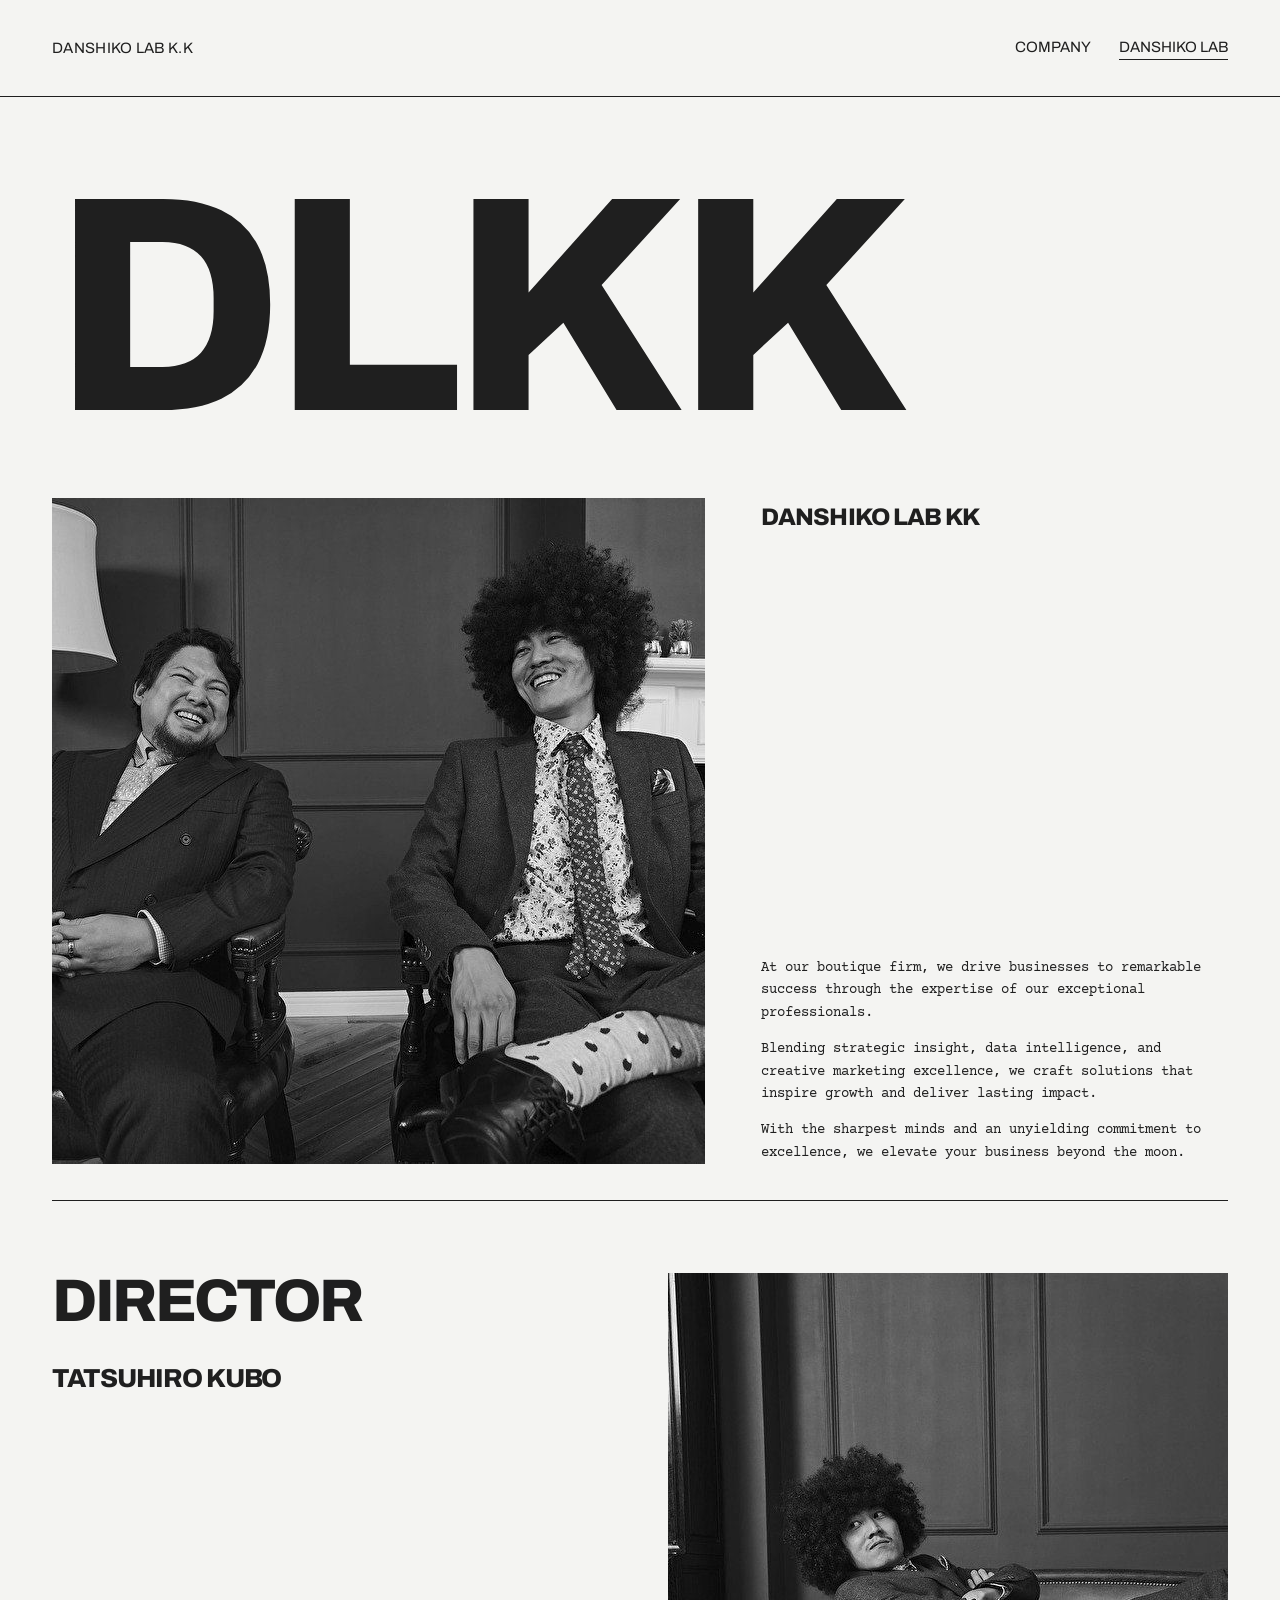
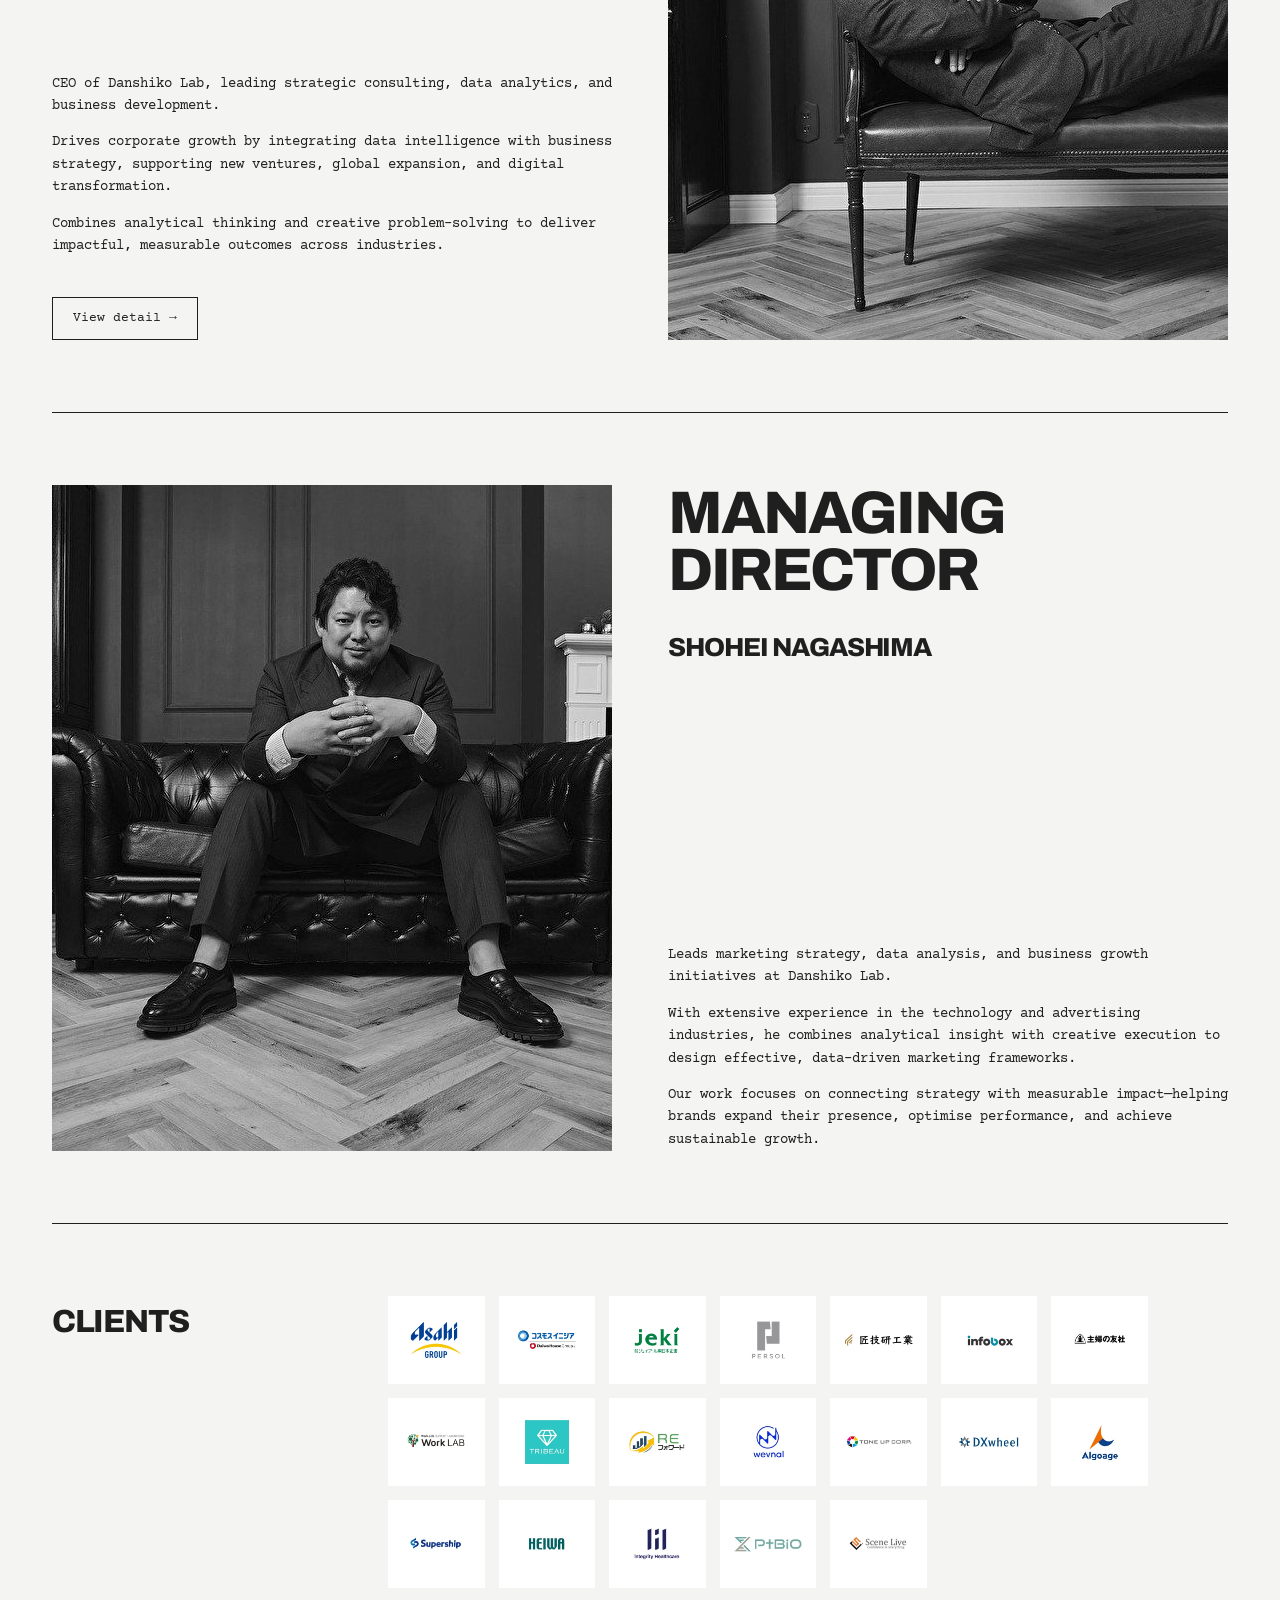
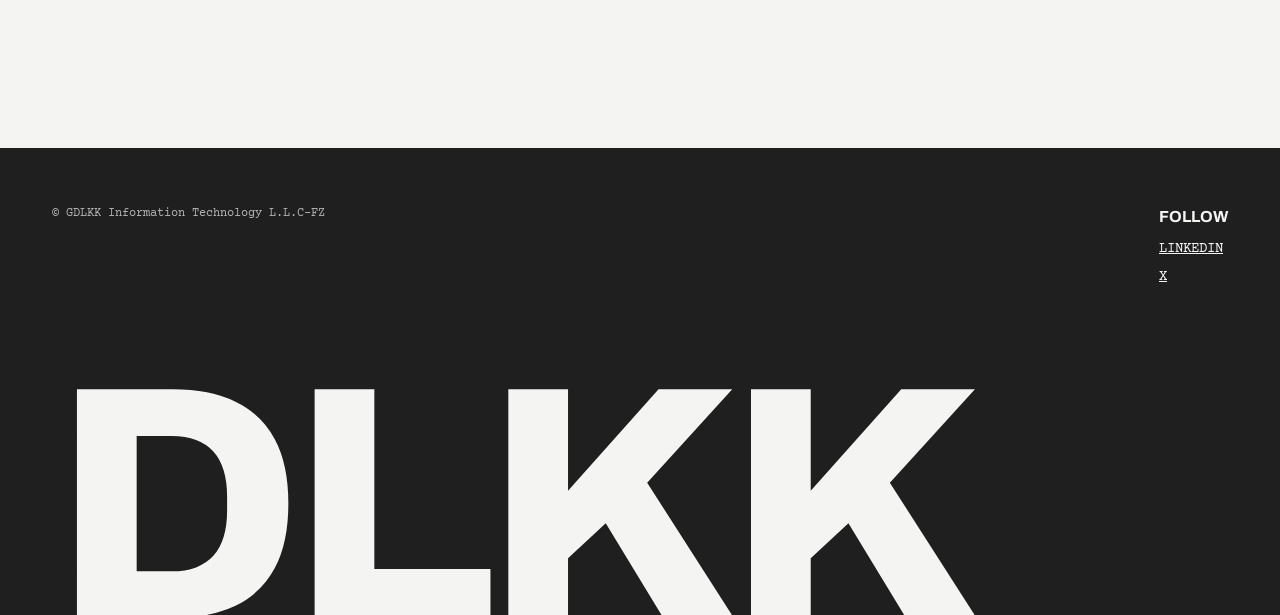
<file: index.html>
<!doctype html>
<html lang="en">
<head>
<meta charset="utf-8">
<meta name="viewport" content="width=device-width,initial-scale=1">
<title>Danshiko Lab K.K</title>
<meta name="description" content="Danshiko Lab K.K (GDLKK Information Technology L.L.C-FZ) — strategy consulting, data analytics and digital marketing, Dubai.">
<link rel="preconnect" href="https://fonts.googleapis.com"><link rel="preconnect" href="https://fonts.gstatic.com" crossorigin>
<link href="https://fonts.googleapis.com/css2?family=Archivo:wght@800&family=Courier+Prime:wght@400;700&display=swap" rel="stylesheet">
<link rel="stylesheet" href="/style.css">
<link rel="icon" href="data:image/svg+xml,%3Csvg xmlns='http://www.w3.org/2000/svg' viewBox='0 0 32 32'%3E%3Crect width='32' height='32' fill='%231f1f1f'/%3E%3Ctext x='16' y='22' font-family='Arial' font-weight='900' font-size='13' fill='%23f4f4f2' text-anchor='middle'%3EDL%3C/text%3E%3C/svg%3E">
</head>
<body>
<header class="site"><div class="wrap">
<a class="brand" href="/">DANSHIKO LAB K.K</a>
<nav><a href="/company/">COMPANY</a><a href="/" aria-current="page">DANSHIKO LAB</a></nav>
</div></header>
<main class="wrap">
<h1 class="logo-xl archivo">DLKK</h1>
<section class="intro">
<img class="team" src="/img/team.jpg" alt="Tatsuhiro Kubo and Shohei Nagashima" width="1000" height="666">
<div class="textcol"><h2 class="archivo">Danshiko Lab KK</h2>
<div><p>At our boutique firm, we drive businesses to remarkable success through the expertise of our exceptional professionals.</p>
<p>Blending strategic insight, data intelligence, and creative marketing excellence, we craft solutions that inspire growth and deliver lasting impact.</p>
<p>With the sharpest minds and an unyielding commitment to excellence, we elevate your business beyond the moon.</p></div></div>
</section>
<section class="person">
<div class="textcol"><div><h2 class="archivo">Director</h2><h3 class="archivo">Tatsuhiro Kubo</h3></div>
<div><p>CEO of Danshiko Lab, leading strategic consulting, data analytics, and business development.</p>
<p>Drives corporate growth by integrating data intelligence with business strategy, supporting new ventures, global expansion, and digital transformation.</p>
<p>Combines analytical thinking and creative problem-solving to deliver impactful, measurable outcomes across industries.</p>
<a class="btn" href="https://docs.google.com/document/d/1jq3v3aLJkwbVQrHmOWGAfwAaBH7rEGrNU_Xymfn6-Wc/edit?tab=t.0" target="_blank" rel="noopener">View detail &rarr;</a></div></div>
<div class="photo"><img class="kubo" src="/img/kubo.jpg" alt="Tatsuhiro Kubo" width="1000" height="667" loading="lazy"></div>
</section>
<section class="person">
<div class="photo"><img class="nagashima" src="/img/nagashima.jpg" alt="Shohei Nagashima" width="1000" height="666" loading="lazy"></div>
<div class="textcol"><div><h2 class="archivo">Managing<br>Director</h2><h3 class="archivo">Shohei Nagashima</h3></div>
<div><p>Leads marketing strategy, data analysis, and business growth initiatives at Danshiko Lab.</p>
<p>With extensive experience in the technology and advertising industries, he combines analytical insight with creative execution to design effective, data-driven marketing frameworks.</p>
<p>Our work focuses on connecting strategy with measurable impact&mdash;helping brands expand their presence, optimise performance, and achieve sustainable growth.</p></div></div>
</section>
<section class="clients"><h2 class="archivo">Clients</h2><div class="logos">
<img src="/img/clients/01.webp" alt="Client logo" width="88" height="88" loading="lazy">
<img src="/img/clients/02.webp" alt="Client logo" width="88" height="88" loading="lazy">
<img src="/img/clients/03.webp" alt="Client logo" width="88" height="88" loading="lazy">
<img src="/img/clients/04.webp" alt="Client logo" width="88" height="88" loading="lazy">
<img src="/img/clients/05.webp" alt="Client logo" width="88" height="88" loading="lazy">
<img src="/img/clients/06.webp" alt="Client logo" width="88" height="88" loading="lazy">
<img src="/img/clients/07.webp" alt="Client logo" width="88" height="88" loading="lazy">
<img src="/img/clients/08.webp" alt="Client logo" width="88" height="88" loading="lazy">
<img src="/img/clients/09.webp" alt="Client logo" width="88" height="88" loading="lazy">
<img src="/img/clients/10.webp" alt="Client logo" width="88" height="88" loading="lazy">
<img src="/img/clients/11.webp" alt="Client logo" width="88" height="88" loading="lazy">
<img src="/img/clients/12.webp" alt="Client logo" width="88" height="88" loading="lazy">
<img src="/img/clients/13.webp" alt="Client logo" width="88" height="88" loading="lazy">
<img src="/img/clients/14.webp" alt="Client logo" width="88" height="88" loading="lazy">
<img src="/img/clients/15.webp" alt="Client logo" width="88" height="88" loading="lazy">
<img src="/img/clients/16.webp" alt="Client logo" width="88" height="88" loading="lazy">
<img src="/img/clients/17.webp" alt="Client logo" width="88" height="88" loading="lazy">
<img src="/img/clients/18.webp" alt="Client logo" width="88" height="88" loading="lazy">
<img src="/img/clients/19.webp" alt="Client logo" width="88" height="88" loading="lazy">
</div></section>
</main>
<footer class="site"><div class="wrap">
<div class="top"><p class="copy">&copy; GDLKK Information Technology L.L.C-FZ</p>
<div class="follow"><h4>FOLLOW</h4><a href="https://www.linkedin.com/company/danshikolab" target="_blank" rel="noopener">LINKEDIN</a><a href="https://x.com/danshikolab" target="_blank" rel="noopener">X</a></div></div>
<div class="big archivo" aria-hidden="true">DLKK</div>
</div></footer>
</body>
</html>
</file>
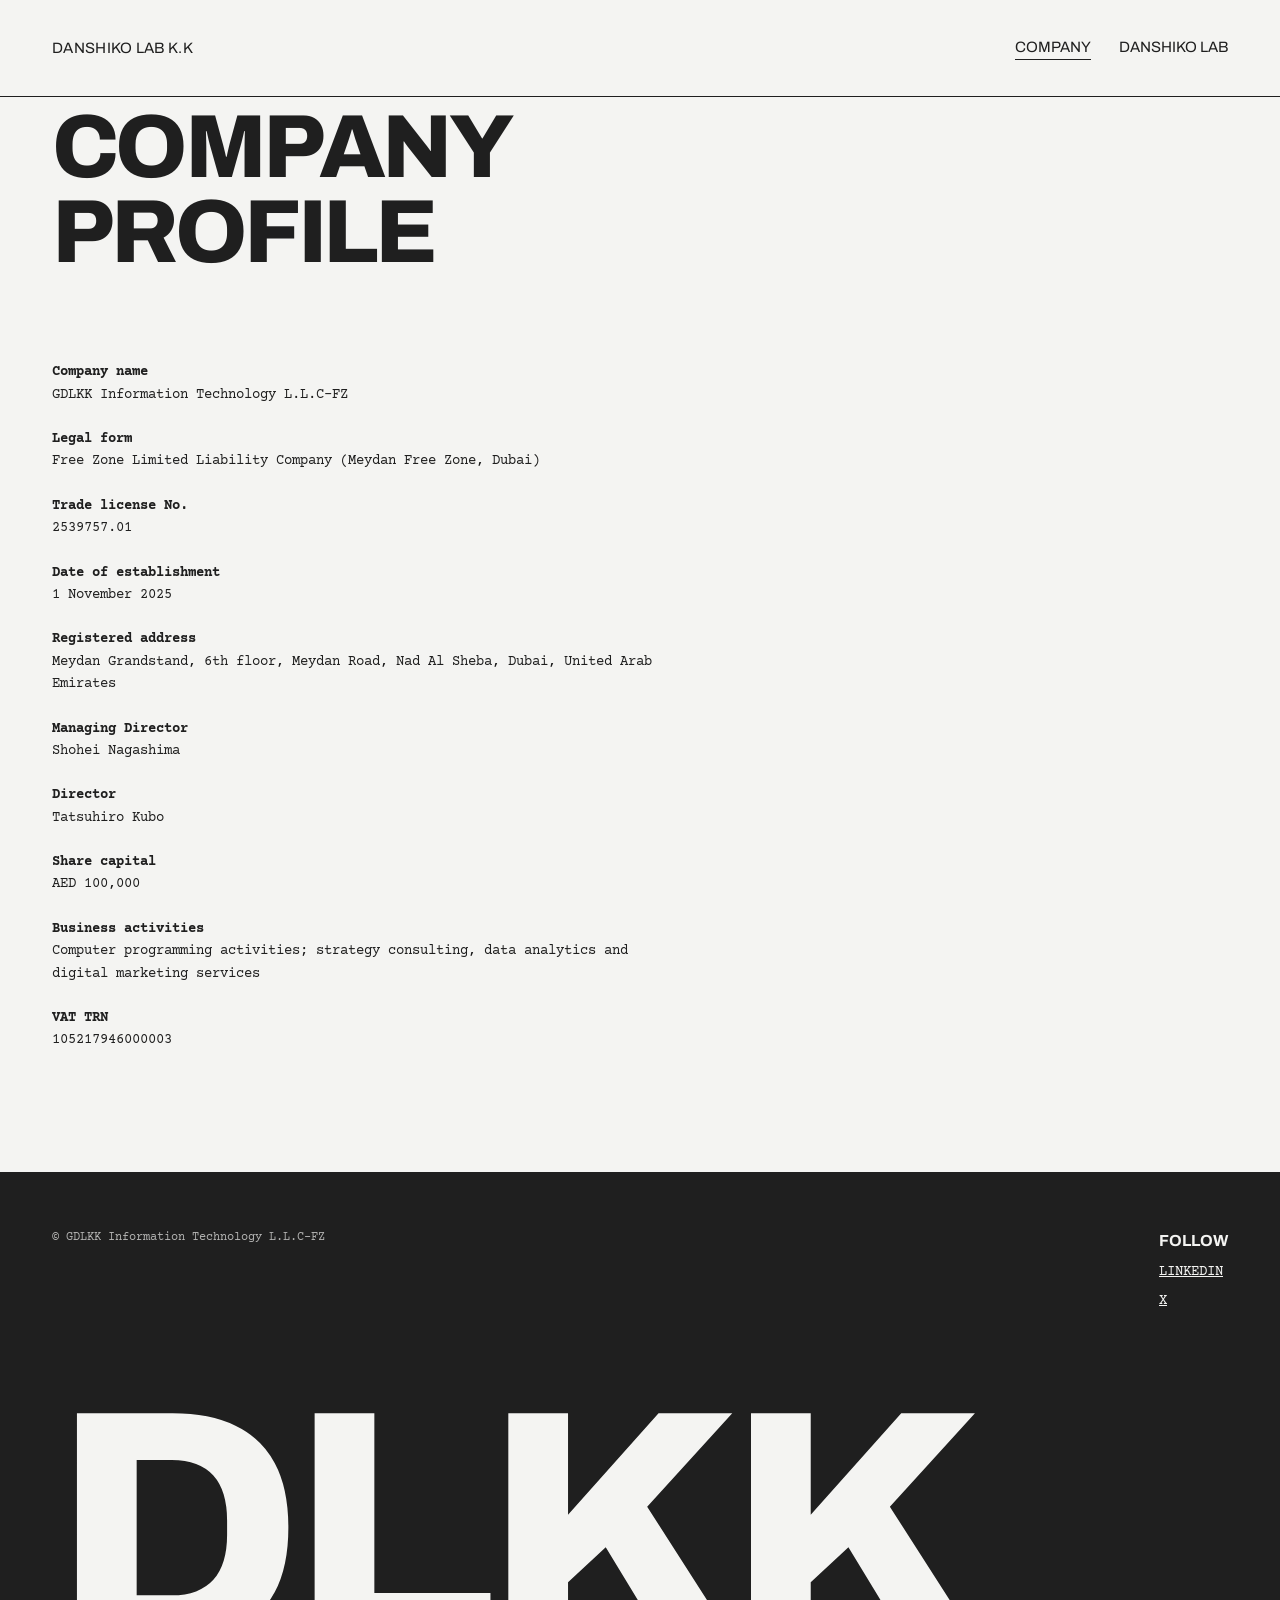
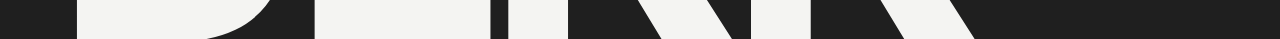
<file: company/index.html>
<!doctype html>
<html lang="en">
<head>
<meta charset="utf-8">
<meta name="viewport" content="width=device-width,initial-scale=1">
<title>Company — Danshiko Lab K.K</title>
<meta name="description" content="Danshiko Lab K.K (GDLKK Information Technology L.L.C-FZ) — strategy consulting, data analytics and digital marketing, Dubai.">
<link rel="preconnect" href="https://fonts.googleapis.com"><link rel="preconnect" href="https://fonts.gstatic.com" crossorigin>
<link href="https://fonts.googleapis.com/css2?family=Archivo:wght@800&family=Courier+Prime:wght@400;700&display=swap" rel="stylesheet">
<link rel="stylesheet" href="/style.css">
<link rel="icon" href="data:image/svg+xml,%3Csvg xmlns='http://www.w3.org/2000/svg' viewBox='0 0 32 32'%3E%3Crect width='32' height='32' fill='%231f1f1f'/%3E%3Ctext x='16' y='22' font-family='Arial' font-weight='900' font-size='13' fill='%23f4f4f2' text-anchor='middle'%3EDL%3C/text%3E%3C/svg%3E">
</head>
<body>
<header class="site"><div class="wrap">
<a class="brand" href="/">DANSHIKO LAB K.K</a>
<nav><a href="/company/" aria-current="page">COMPANY</a><a href="/">DANSHIKO LAB</a></nav>
</div></header>
<main class="wrap profile">
<h1 class="archivo">Company<br>Profile</h1>
<dl>
<dt>Company name</dt><dd>GDLKK Information Technology L.L.C-FZ</dd>
<dt>Legal form</dt><dd>Free Zone Limited Liability Company (Meydan Free Zone, Dubai)</dd>
<dt>Trade license No.</dt><dd>2539757.01</dd>
<dt>Date of establishment</dt><dd>1 November 2025</dd>
<dt>Registered address</dt><dd>Meydan Grandstand, 6th floor, Meydan Road, Nad Al Sheba, Dubai, United Arab Emirates</dd>
<dt>Managing Director</dt><dd>Shohei Nagashima</dd>
<dt>Director</dt><dd>Tatsuhiro Kubo</dd>
<dt>Share capital</dt><dd>AED 100,000</dd>
<dt>Business activities</dt><dd>Computer programming activities; strategy consulting, data analytics and digital marketing services</dd>
<dt>VAT TRN</dt><dd>105217946000003</dd>
</dl>
</main>
<footer class="site"><div class="wrap">
<div class="top"><p class="copy">&copy; GDLKK Information Technology L.L.C-FZ</p>
<div class="follow"><h4>FOLLOW</h4><a href="https://www.linkedin.com/company/danshikolab" target="_blank" rel="noopener">LINKEDIN</a><a href="https://x.com/danshikolab" target="_blank" rel="noopener">X</a></div></div>
<div class="big archivo" aria-hidden="true">DLKK</div>
</div></footer>
</body>
</html>
</file>
<file: style.css>
:root{--bg:#f4f4f2;--ink:#1f1f1f;--line:#1f1f1f;--muted:#4a4a4a}
*{box-sizing:border-box;margin:0;padding:0}
html{-webkit-text-size-adjust:100%}
body{background:var(--bg);color:var(--ink);font-family:"Courier Prime","Courier New",Courier,monospace;font-size:14px;line-height:1.6}
a{color:inherit}
img{display:block;max-width:100%}
.head,.archivo{font-family:"Archivo",Helvetica,Arial,sans-serif;font-weight:800;letter-spacing:-.04em;text-transform:uppercase}
.wrap{max-width:1280px;margin:0 auto;padding:0 52px}
header.site{border-bottom:1px solid var(--line)}
header.site .wrap{display:flex;justify-content:space-between;align-items:center;height:96px}
.brand{font-family:"Archivo",Helvetica,Arial,sans-serif;font-size:15px;text-decoration:none;letter-spacing:.02em}
nav a{font-family:"Archivo",Helvetica,Arial,sans-serif;font-size:15px;text-decoration:none;margin-left:28px;padding-bottom:4px}
nav a[aria-current=page]{border-bottom:1px solid var(--ink)}
.logo-xl{font-size:clamp(96px,24vw,330px);line-height:.85;padding:80px 0 60px}
.intro{display:grid;grid-template-columns:7fr 5fr;gap:56px;padding-bottom:36px}
.intro img,.person img{width:100%;aspect-ratio:3/4;object-fit:cover;filter:grayscale(1)}
.intro .team{object-position:58% 50%}
.intro h2{font-size:24px;margin-bottom:auto}
.textcol{display:flex;flex-direction:column;justify-content:space-between;gap:24px}
.textcol p+p{margin-top:14px}
.person{display:grid;grid-template-columns:1fr 1fr;gap:56px;padding:72px 0;border-top:1px solid var(--line)}
.person h2{font-size:clamp(36px,5vw,60px);line-height:.95}
.person h3{font-size:26px;margin:28px 0 auto}
.person .kubo{object-position:22% 50%}
.person .nagashima{object-position:52% 50%}
.btn{display:inline-block;margin-top:40px;border:1px solid var(--ink);padding:10px 20px;text-decoration:none;font-size:13px}
.btn:hover{background:var(--ink);color:var(--bg)}
.clients{display:grid;grid-template-columns:3fr 9fr;gap:56px;padding:72px 0 160px;border-top:1px solid var(--line)}
.clients h2{font-size:32px}
.logos{display:grid;grid-template-columns:repeat(auto-fill,minmax(88px,1fr));gap:14px;max-width:760px}
.logos img{width:100%;aspect-ratio:1;object-fit:contain;background:#fff;padding:6px}
footer.site{background:var(--ink);color:var(--bg);overflow:hidden}
footer.site .top{display:flex;justify-content:space-between;padding-top:56px}
footer.site h4{font-family:"Archivo",Helvetica,Arial,sans-serif;font-size:16px;margin-bottom:8px}
footer.site .follow a{display:block;margin-bottom:6px}
footer.site .copy{font-size:12px;opacity:.7}
footer.site .big{font-size:clamp(96px,26vw,360px);line-height:.8;margin:80px 0 -2vw;white-space:nowrap}
.profile h1{font-size:clamp(48px,7vw,96px);line-height:.95;padding:8px 0 64px}
.profile dl{padding-bottom:120px;max-width:620px}
.profile dt{font-weight:700;margin-top:22px}
@media (max-width:760px){
 .wrap{padding:0 16px}
 header.site .wrap{height:72px}
 nav a{margin-left:16px;font-size:13px}
 .intro,.person,.clients{grid-template-columns:1fr;gap:28px}
 .person:nth-of-type(odd) .photo{order:-1}
 .logo-xl{padding:48px 0 36px}
 .clients{padding-bottom:96px}
}
</file>
